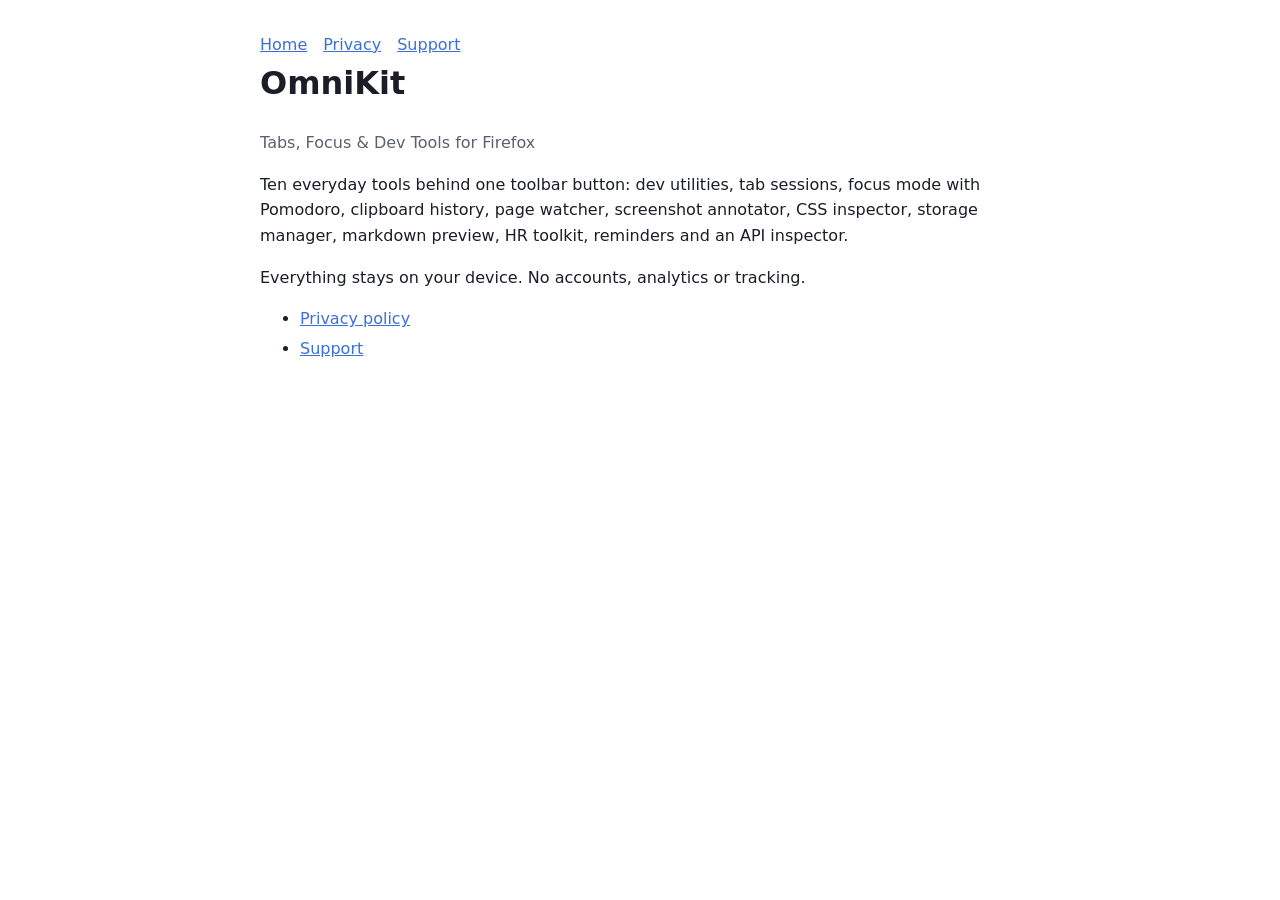
<file: docs/index.html>
<!doctype html>
<html lang="en"><head><meta charset="utf-8"><meta name="viewport" content="width=device-width,initial-scale=1"><title>OmniKit</title><style>
:root{--bg:#fff;--text:#1b1e26;--dim:#5b6070;--accent:#3b6fd9;--border:#e2e5ec}
@media(prefers-color-scheme:dark){:root{--bg:#15171d;--text:#e8eaf0;--dim:#9aa0b0;--accent:#7aa2ff;--border:#2a2e38}}
body{margin:0;background:var(--bg);color:var(--text);font:16px/1.6 system-ui,sans-serif}
main{max-width:760px;margin:0 auto;padding:32px 16px 64px}
a{color:var(--accent)}h1{margin-top:0}.dim{color:var(--dim)}
table{border-collapse:collapse;width:100%;font-size:14px}td,th{border:1px solid var(--border);padding:8px;text-align:left;vertical-align:top}
nav a{margin-right:16px}li{margin:4px 0}
</style></head><body><main><nav><a href="index.html">Home</a><a href="privacy.html">Privacy</a><a href="support.html">Support</a></nav><h1>OmniKit</h1>
<p class="dim">Tabs, Focus &amp; Dev Tools for Firefox</p>
<p>Ten everyday tools behind one toolbar button: dev utilities, tab sessions, focus mode with Pomodoro, clipboard history, page watcher, screenshot annotator, CSS inspector, storage manager, markdown preview, HR toolkit, reminders and an API inspector.</p>
<p>Everything stays on your device. No accounts, analytics or tracking.</p>
<ul><li><a href="privacy.html">Privacy policy</a></li><li><a href="support.html">Support</a></li></ul>
<!-- TODO: add the AMO install link once the add-on is listed --></main></body></html>
</file>
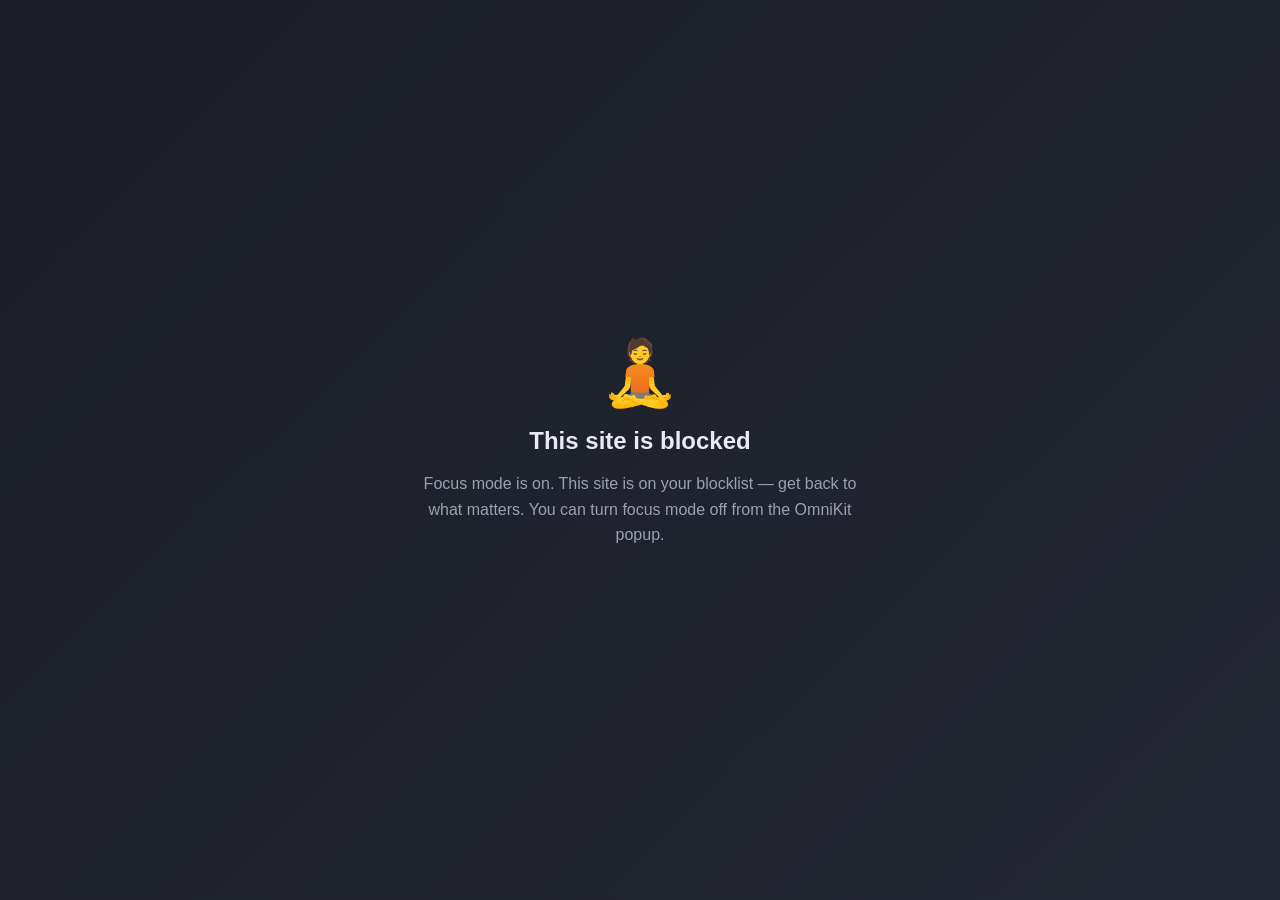
<file: blocked/blocked.html>
<!DOCTYPE html>
<html>
<head>
  <meta charset="utf-8" />
  <title>Blocked — Focus Mode</title>
  <style>
    body {
      margin: 0;
      min-height: 100vh;
      display: flex;
      align-items: center;
      justify-content: center;
      background: linear-gradient(135deg, #1b1e26, #232733);
      font-family: -apple-system, BlinkMacSystemFont, "Segoe UI", Roboto, sans-serif;
      color: #e8eaf0;
    }
    .card {
      text-align: center;
      padding: 48px;
      max-width: 440px;
    }
    .emoji { font-size: 64px; }
    h1 { margin: 16px 0 8px; font-size: 24px; }
    p { color: #9aa0b0; line-height: 1.6; }
  </style>
</head>
<body>
  <div class="card">
    <div class="emoji">🧘</div>
    <h1>This site is blocked</h1>
    <p>Focus mode is on. This site is on your blocklist — get back to what matters.
       You can turn focus mode off from the OmniKit popup.</p>
  </div>
</body>
</html>
</file>
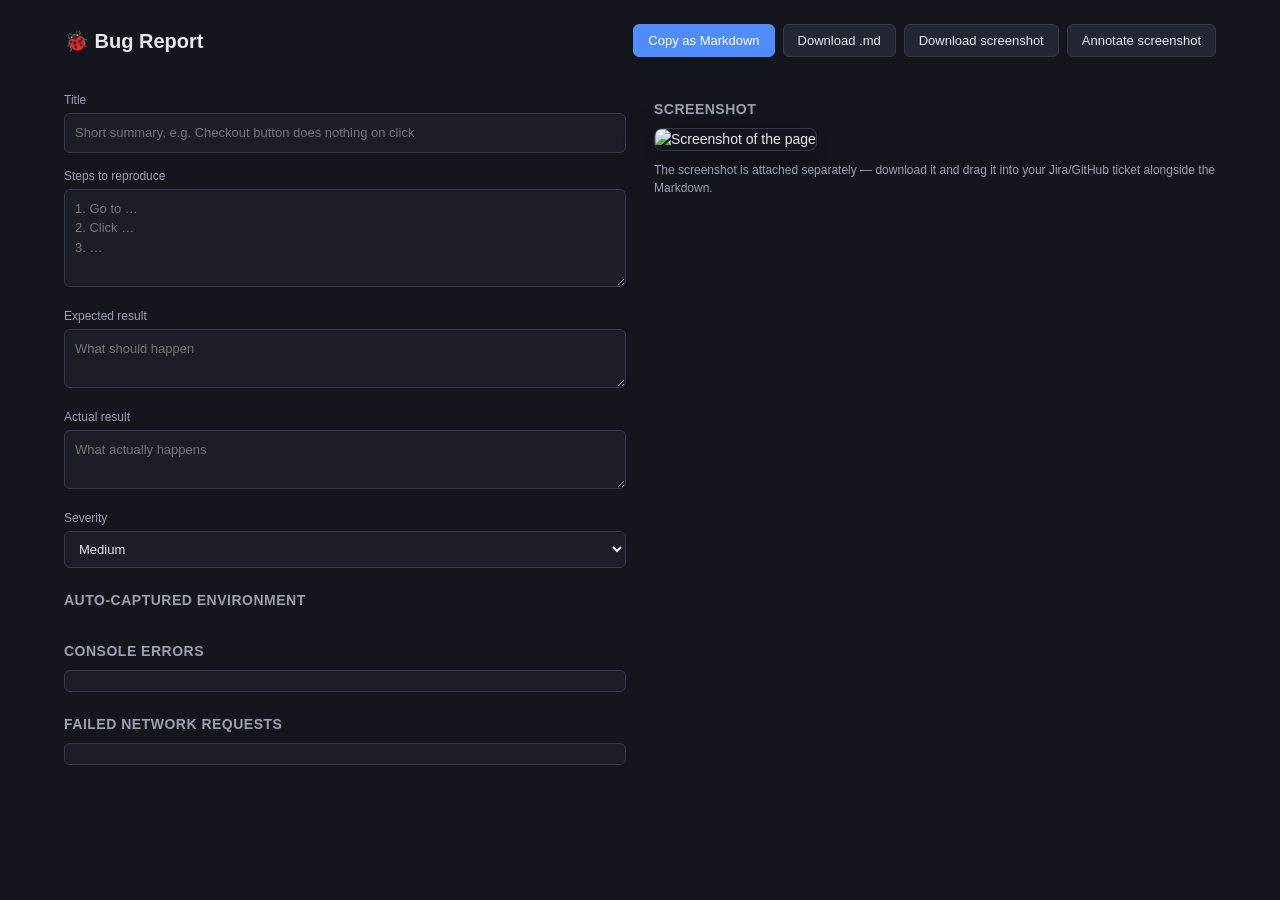
<file: bugreport/report.html>
<!DOCTYPE html>
<html>
<head>
  <meta charset="utf-8" />
  <title>OmniKit — Bug Report</title>
  <link rel="stylesheet" href="report.css" />
</head>
<body>
  <div class="wrap">
    <header>
      <h1>🐞 Bug Report</h1>
      <div class="actions">
        <button id="copyMd" class="btn primary">Copy as Markdown</button>
        <button id="downloadMd" class="btn">Download .md</button>
        <button id="downloadShot" class="btn">Download screenshot</button>
        <button id="annotateShot" class="btn">Annotate screenshot</button>
      </div>
    </header>

    <div class="cols">
      <div class="col">
        <label>Title</label>
        <input id="bugTitle" placeholder="Short summary, e.g. Checkout button does nothing on click" />

        <label>Steps to reproduce</label>
        <textarea id="bugSteps" rows="4" placeholder="1. Go to …&#10;2. Click …&#10;3. …"></textarea>

        <label>Expected result</label>
        <textarea id="bugExpected" rows="2" placeholder="What should happen"></textarea>

        <label>Actual result</label>
        <textarea id="bugActual" rows="2" placeholder="What actually happens"></textarea>

        <label>Severity</label>
        <select id="bugSeverity">
          <option>Low</option>
          <option selected>Medium</option>
          <option>High</option>
          <option>Critical</option>
        </select>

        <h2>Auto-captured environment</h2>
        <table class="env" id="envTable"></table>

        <h2>Console errors <span id="errCount" class="count"></span></h2>
        <div class="log" id="errLog"></div>

        <h2>Failed network requests <span id="netCount" class="count"></span></h2>
        <div class="log" id="netLog"></div>
      </div>

      <div class="col">
        <h2>Screenshot</h2>
        <img id="shot" alt="Screenshot of the page" />
        <p id="noShot" class="dim hidden">No screenshot available for this page.</p>
        <p class="dim">The screenshot is attached separately — download it and drag it into your Jira/GitHub ticket alongside the Markdown.</p>
      </div>
    </div>
  </div>
  <div id="toast"></div>
  <script src="report.js"></script>
</body>
</html>
</file>
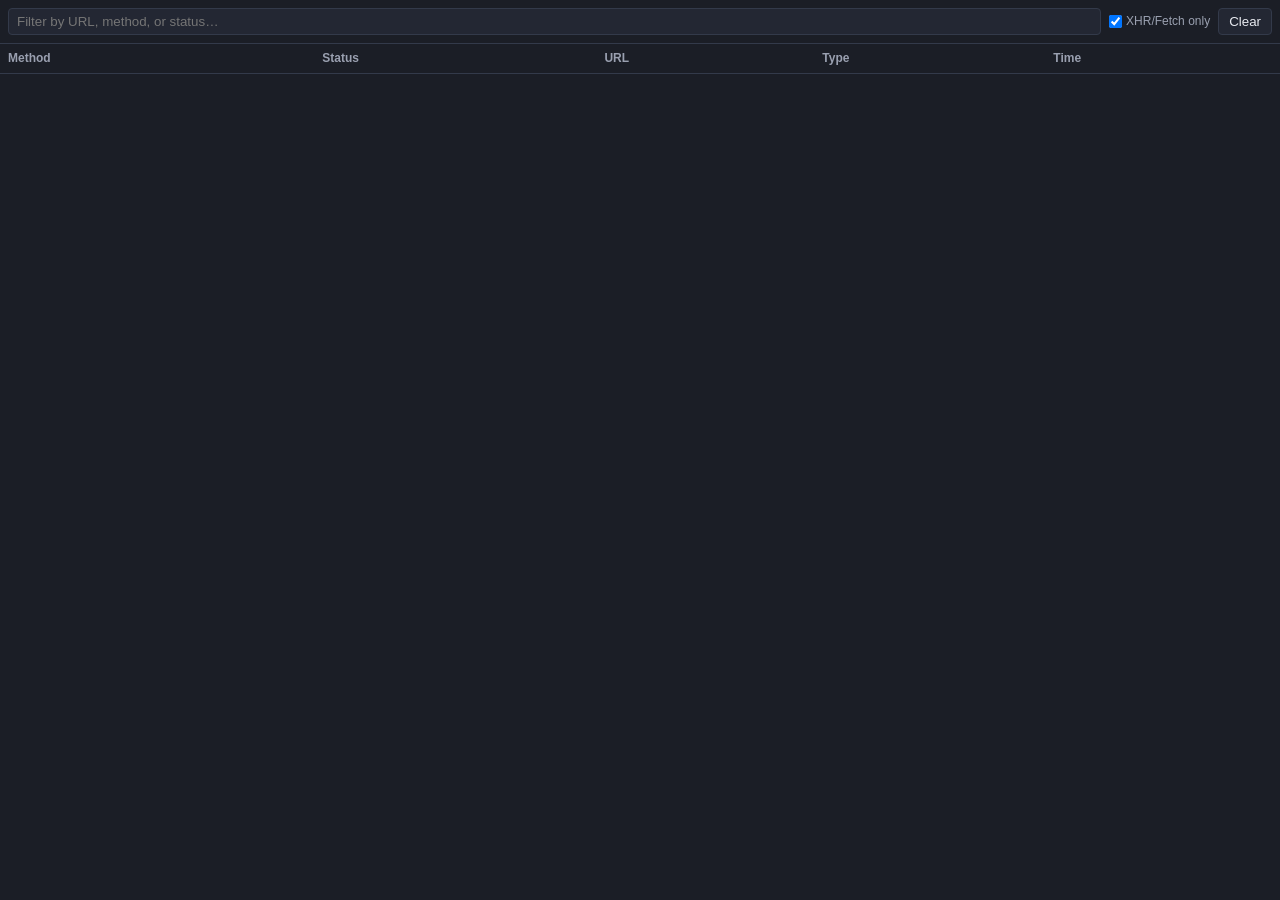
<file: devtools/panel.html>
<!DOCTYPE html>
<html>
<head>
  <meta charset="utf-8" />
  <link rel="stylesheet" href="panel.css" />
</head>
<body>
  <div class="toolbar">
    <input id="filter" placeholder="Filter by URL, method, or status…" />
    <label class="check"><input type="checkbox" id="xhrOnly" checked /> XHR/Fetch only</label>
    <button id="clear" class="btn">Clear</button>
  </div>
  <div class="split">
    <div class="table-wrap">
      <table>
        <thead>
          <tr><th>Method</th><th>Status</th><th class="url">URL</th><th>Type</th><th>Time</th></tr>
        </thead>
        <tbody id="rows"></tbody>
      </table>
    </div>
    <div id="detail" class="detail hidden">
      <div class="detail-bar">
        <button id="copyCurl" class="btn">Copy as cURL</button>
        <button id="copyFetch" class="btn">Copy as fetch</button>
        <button id="replay" class="btn">Replay in page</button>
        <button id="closeDetail" class="btn">✕</button>
      </div>
      <pre id="detailBody"></pre>
    </div>
  </div>
  <script src="panel.js"></script>
</body>
</html>
</file>
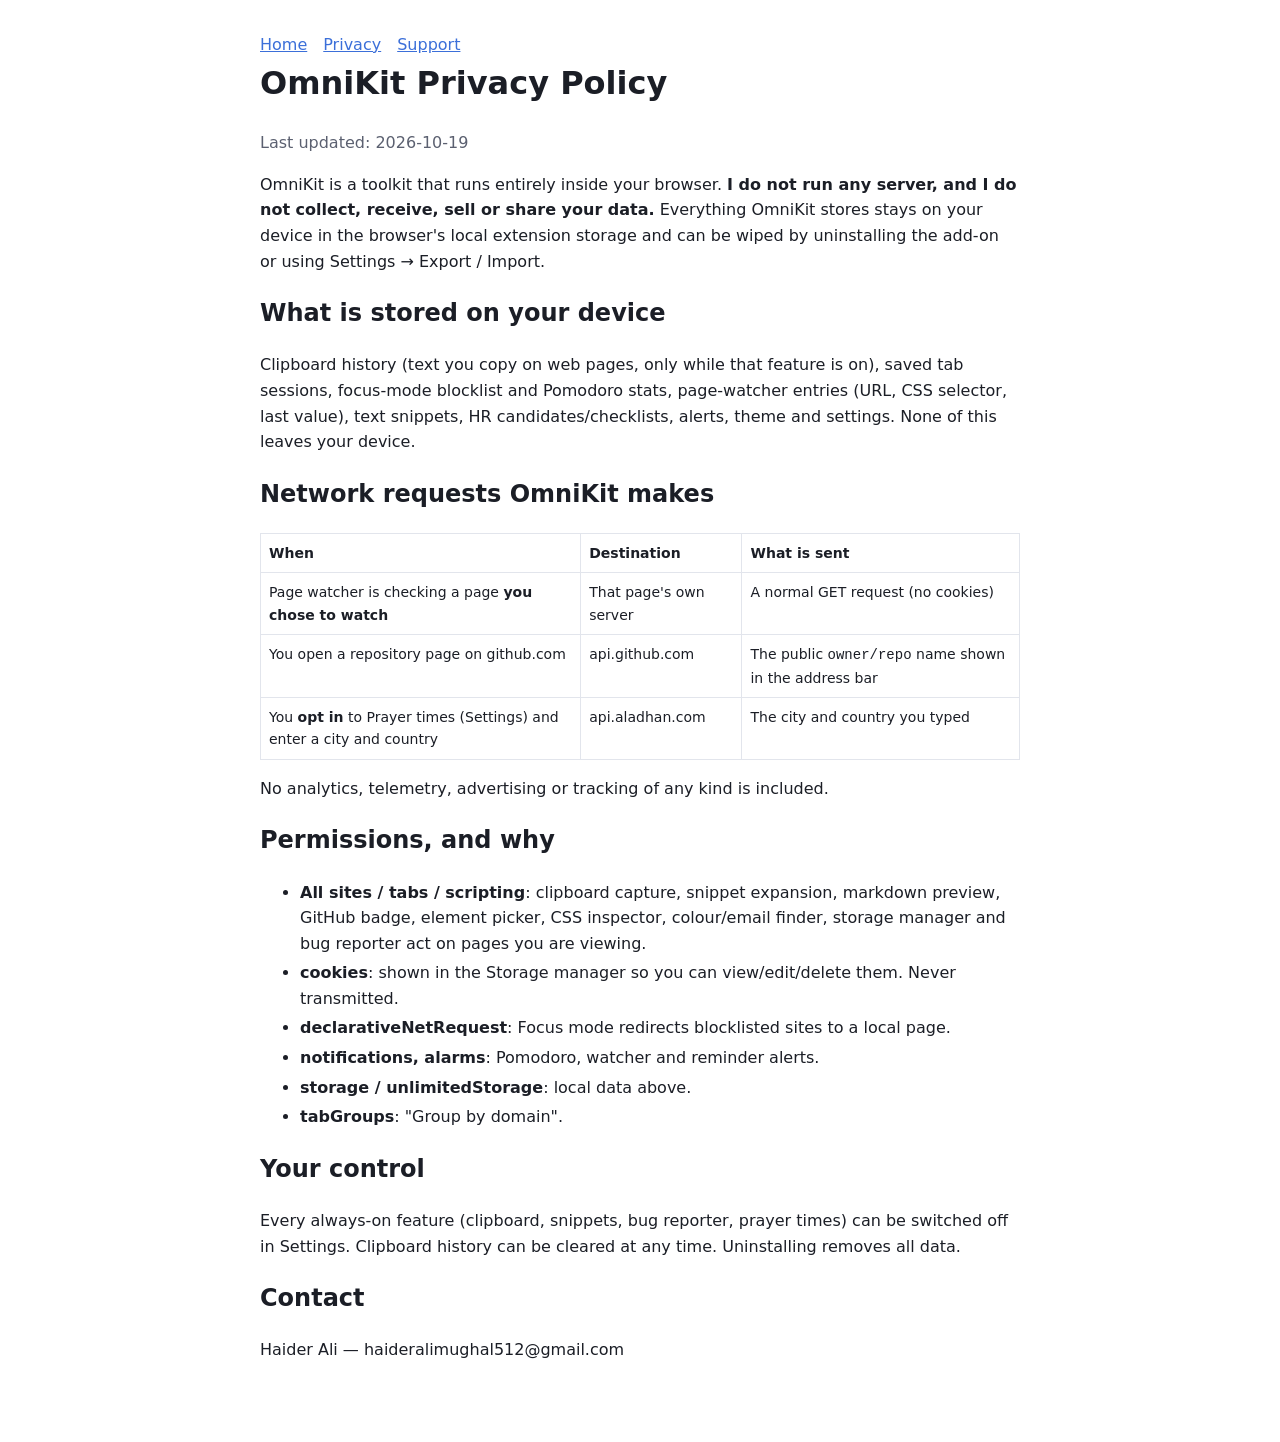
<file: docs/privacy.html>
<!doctype html>
<html lang="en"><head><meta charset="utf-8"><meta name="viewport" content="width=device-width,initial-scale=1"><title>OmniKit Privacy Policy</title><style>
:root{--bg:#fff;--text:#1b1e26;--dim:#5b6070;--accent:#3b6fd9;--border:#e2e5ec}
@media(prefers-color-scheme:dark){:root{--bg:#15171d;--text:#e8eaf0;--dim:#9aa0b0;--accent:#7aa2ff;--border:#2a2e38}}
body{margin:0;background:var(--bg);color:var(--text);font:16px/1.6 system-ui,sans-serif}
main{max-width:760px;margin:0 auto;padding:32px 16px 64px}
a{color:var(--accent)}h1{margin-top:0}.dim{color:var(--dim)}
table{border-collapse:collapse;width:100%;font-size:14px}td,th{border:1px solid var(--border);padding:8px;text-align:left;vertical-align:top}
nav a{margin-right:16px}li{margin:4px 0}
</style></head><body><main><nav><a href="index.html">Home</a><a href="privacy.html">Privacy</a><a href="support.html">Support</a></nav><h1>OmniKit Privacy Policy</h1>
<p><span class="dim">Last updated: 2026-10-19</span></p>
<p>OmniKit is a toolkit that runs entirely inside your browser. <strong>I do not run any server, and I do not collect, receive, sell or share your data.</strong> Everything OmniKit stores stays on your device in the browser's local extension storage and can be wiped by uninstalling the add-on or using Settings → Export / Import.</p>
<h2>What is stored on your device</h2>
<p>Clipboard history (text you copy on web pages, only while that feature is on), saved tab sessions, focus-mode blocklist and Pomodoro stats, page-watcher entries (URL, CSS selector, last value), text snippets, HR candidates/checklists, alerts, theme and settings. None of this leaves your device.</p>
<h2>Network requests OmniKit makes</h2>
<table><tr><th>When</th><th>Destination</th><th>What is sent</th></tr><tr><td>Page watcher is checking a page <strong>you chose to watch</strong></td><td>That page's own server</td><td>A normal GET request (no cookies)</td></tr><tr><td>You open a repository page on github.com</td><td>api.github.com</td><td>The public <code>owner/repo</code> name shown in the address bar</td></tr><tr><td>You <strong>opt in</strong> to Prayer times (Settings) and enter a city and country</td><td>api.aladhan.com</td><td>The city and country you typed</td></tr></table>
<p>No analytics, telemetry, advertising or tracking of any kind is included.</p>
<h2>Permissions, and why</h2>
<ul>
<li><strong>All sites / tabs / scripting</strong>: clipboard capture, snippet expansion, markdown preview, GitHub badge, element picker, CSS inspector, colour/email finder, storage manager and bug reporter act on pages you are viewing.</li>
<li><strong>cookies</strong>: shown in the Storage manager so you can view/edit/delete them. Never transmitted.</li>
<li><strong>declarativeNetRequest</strong>: Focus mode redirects blocklisted sites to a local page.</li>
<li><strong>notifications, alarms</strong>: Pomodoro, watcher and reminder alerts.</li>
<li><strong>storage / unlimitedStorage</strong>: local data above.</li>
<li><strong>tabGroups</strong>: "Group by domain".</li>
</ul>
<h2>Your control</h2>
<p>Every always-on feature (clipboard, snippets, bug reporter, prayer times) can be switched off in Settings. Clipboard history can be cleared at any time. Uninstalling removes all data.</p>
<h2>Contact</h2>
<p>Haider Ali — haideralimughal512@gmail.com</p></main></body></html>
</file>
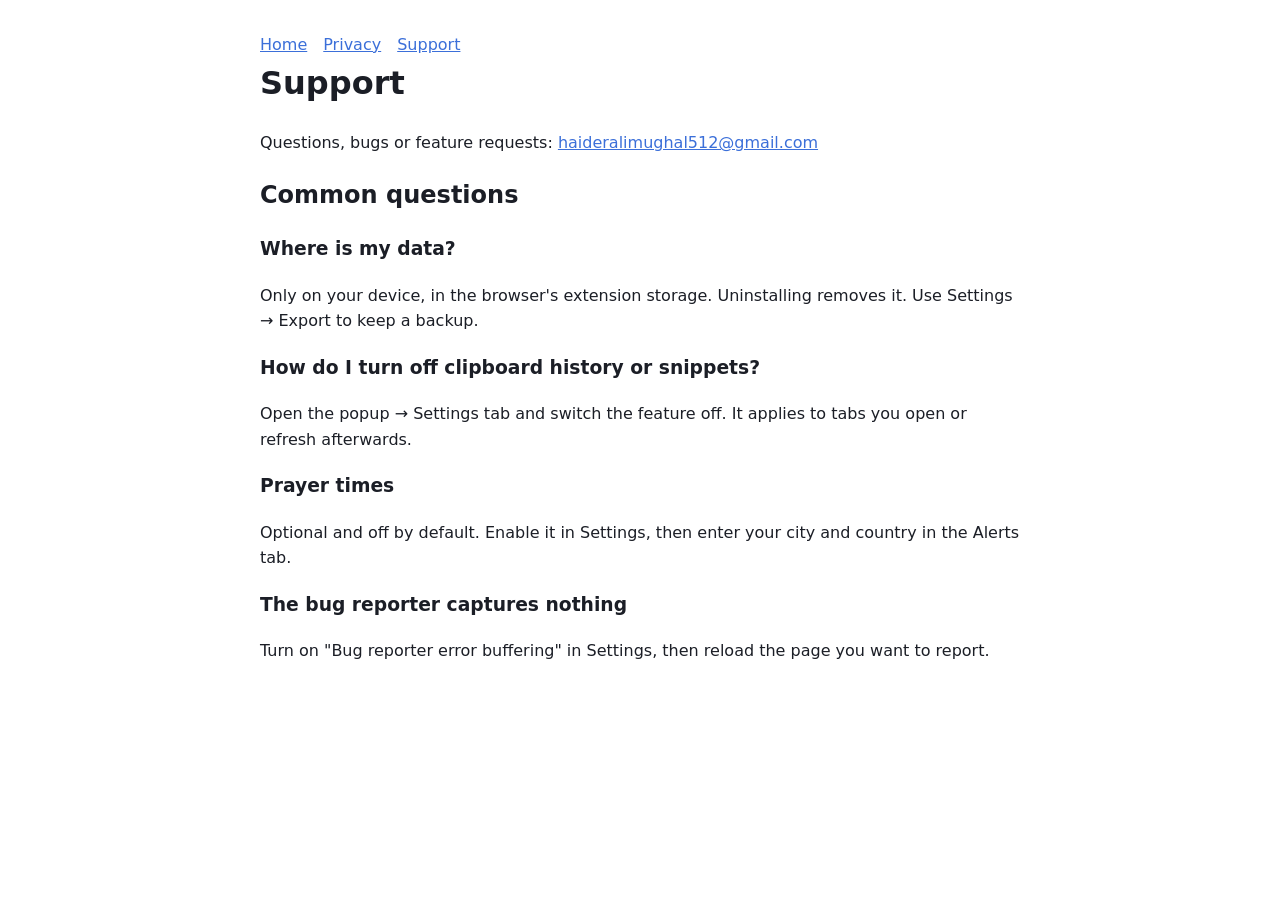
<file: docs/support.html>
<!doctype html>
<html lang="en"><head><meta charset="utf-8"><meta name="viewport" content="width=device-width,initial-scale=1"><title>OmniKit Support</title><style>
:root{--bg:#fff;--text:#1b1e26;--dim:#5b6070;--accent:#3b6fd9;--border:#e2e5ec}
@media(prefers-color-scheme:dark){:root{--bg:#15171d;--text:#e8eaf0;--dim:#9aa0b0;--accent:#7aa2ff;--border:#2a2e38}}
body{margin:0;background:var(--bg);color:var(--text);font:16px/1.6 system-ui,sans-serif}
main{max-width:760px;margin:0 auto;padding:32px 16px 64px}
a{color:var(--accent)}h1{margin-top:0}.dim{color:var(--dim)}
table{border-collapse:collapse;width:100%;font-size:14px}td,th{border:1px solid var(--border);padding:8px;text-align:left;vertical-align:top}
nav a{margin-right:16px}li{margin:4px 0}
</style></head><body><main><nav><a href="index.html">Home</a><a href="privacy.html">Privacy</a><a href="support.html">Support</a></nav><h1>Support</h1>
<p>Questions, bugs or feature requests: <a href="mailto:haideralimughal512@gmail.com">haideralimughal512@gmail.com</a></p>
<h2>Common questions</h2>
<h3>Where is my data?</h3><p>Only on your device, in the browser's extension storage. Uninstalling removes it. Use Settings → Export to keep a backup.</p>
<h3>How do I turn off clipboard history or snippets?</h3><p>Open the popup → Settings tab and switch the feature off. It applies to tabs you open or refresh afterwards.</p>
<h3>Prayer times</h3><p>Optional and off by default. Enable it in Settings, then enter your city and country in the Alerts tab.</p>
<h3>The bug reporter captures nothing</h3><p>Turn on "Bug reporter error buffering" in Settings, then reload the page you want to report.</p></main></body></html>
</file>
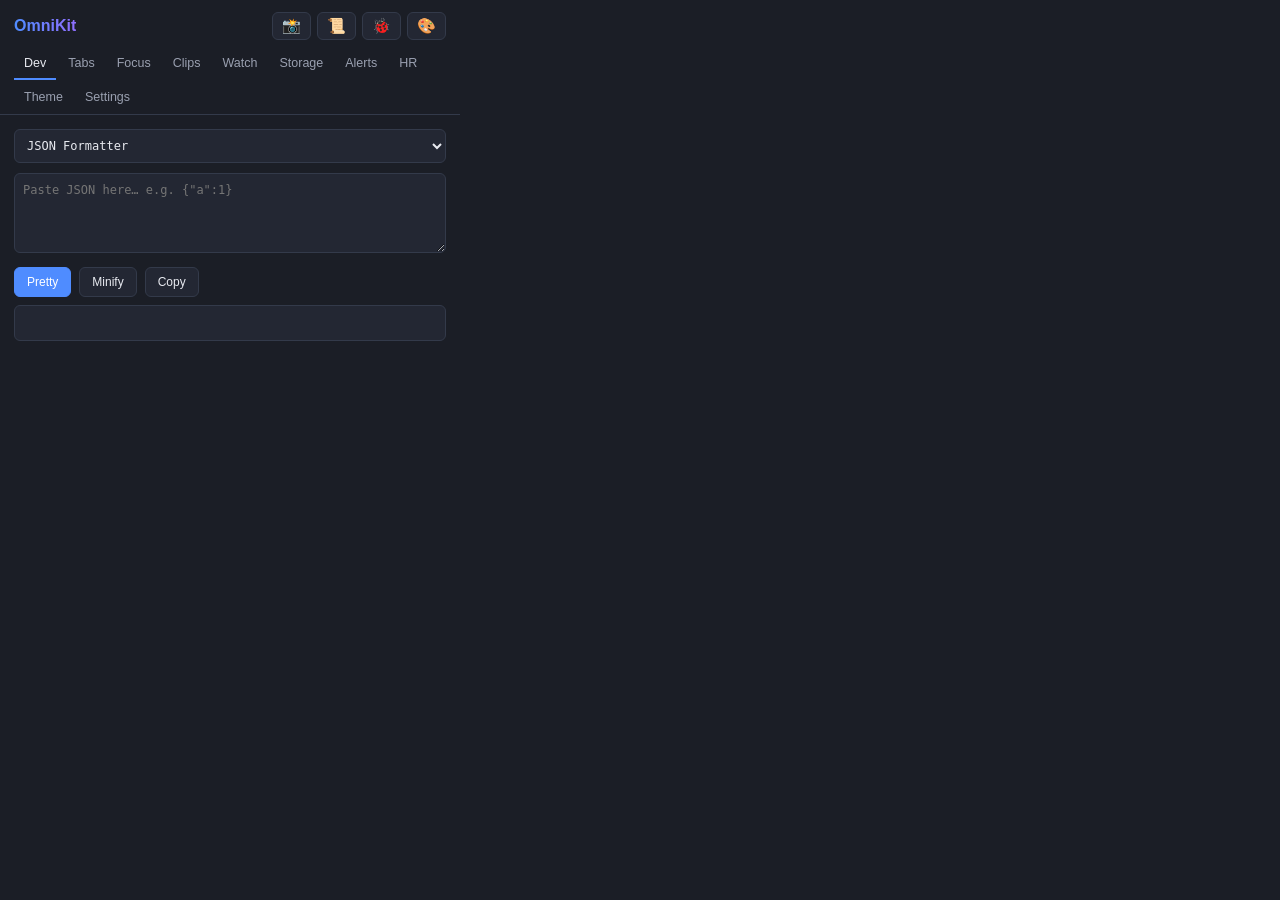
<file: popup/popup.html>
<!DOCTYPE html>
<html>
<head>
  <meta charset="utf-8" />
  <link rel="stylesheet" href="popup.css" />
</head>
<body>
  <header>
    <div class="header-row">
      <h1>OmniKit</h1>
      <div class="toolbar">
        <button id="captureBtn" class="icon-btn" title="Capture visible area & annotate">📸</button>
        <button id="captureFullBtn" class="icon-btn" title="Capture FULL page (scrolls through everything) & annotate">📜</button>
        <button id="bugBtn" class="icon-btn" title="Generate bug report: screenshot + environment + console errors + failed requests">🐞</button>
        <button id="peeperBtn" class="icon-btn" title="CSS Peeper: inspect element styles on this page">🎨</button>
      </div>
    </div>
    <nav id="tabs">
      <button class="tab active" data-panel="dev">Dev</button>
      <button class="tab" data-panel="tabs">Tabs</button>
      <button class="tab" data-panel="focus">Focus</button>
      <button class="tab" data-panel="clips">Clips</button>
      <button class="tab" data-panel="watch">Watch</button>
      <button class="tab" data-panel="storage">Storage</button>
      <button class="tab" data-panel="alerts">Alerts</button>
      <button class="tab" data-panel="hr">HR</button>
      <button class="tab" data-panel="theme">Theme</button>
      <button class="tab" data-panel="settings">Settings</button>
    </nav>
  </header>

  <!-- ============ DEV TOOLS ============ -->
  <section id="panel-dev" class="panel active">
    <div class="tool-select">
      <select id="devTool">
        <option value="json">JSON Formatter</option>
        <option value="jwt">JWT Decoder</option>
        <option value="base64">Base64 Encode / Decode</option>
        <option value="url">URL Encode / Decode</option>
        <option value="uuid">UUID Generator</option>
        <option value="timestamp">Timestamp Converter</option>
        <option value="color">Color Converter</option>
        <option value="palette">Page Color Palette</option>
        <option value="emails">Email Finder</option>
      </select>
    </div>

    <div class="tool" id="tool-json">
      <textarea id="jsonInput" placeholder='Paste JSON here… e.g. {"a":1}'></textarea>
      <div class="row">
        <button id="jsonPretty" class="btn primary">Pretty</button>
        <button id="jsonMinify" class="btn">Minify</button>
        <button id="jsonCopy" class="btn">Copy</button>
      </div>
      <pre id="jsonOutput" class="output"></pre>
    </div>

    <div class="tool hidden" id="tool-jwt">
      <textarea id="jwtInput" placeholder="Paste a JWT token…"></textarea>
      <div class="row"><button id="jwtDecode" class="btn primary">Decode</button></div>
      <pre id="jwtOutput" class="output"></pre>
    </div>

    <div class="tool hidden" id="tool-base64">
      <textarea id="b64Input" placeholder="Text or Base64…"></textarea>
      <div class="row">
        <button id="b64Encode" class="btn primary">Encode</button>
        <button id="b64Decode" class="btn">Decode</button>
        <button id="b64Copy" class="btn">Copy</button>
      </div>
      <pre id="b64Output" class="output"></pre>
    </div>

    <div class="tool hidden" id="tool-url">
      <textarea id="urlInput" placeholder="Text or URL-encoded string…"></textarea>
      <div class="row">
        <button id="urlEncode" class="btn primary">Encode</button>
        <button id="urlDecode" class="btn">Decode</button>
        <button id="urlCopy" class="btn">Copy</button>
      </div>
      <pre id="urlOutput" class="output"></pre>
    </div>

    <div class="tool hidden" id="tool-uuid">
      <div class="row">
        <button id="uuidGen" class="btn primary">Generate UUID v4</button>
        <button id="uuidCopy" class="btn">Copy</button>
      </div>
      <pre id="uuidOutput" class="output"></pre>
    </div>

    <div class="tool hidden" id="tool-timestamp">
      <div class="row"><button id="tsNow" class="btn primary">Now</button></div>
      <input id="tsInput" placeholder="Epoch (s or ms) or date string…" />
      <div class="row"><button id="tsConvert" class="btn">Convert</button></div>
      <pre id="tsOutput" class="output"></pre>
    </div>

    <div class="tool hidden" id="tool-color">
      <div class="row">
        <input type="color" id="colorPicker" value="#4f8cff" />
        <input id="colorInput" placeholder="#hex, rgb(...), or hsl(...)" />
        <button id="colorConvert" class="btn primary">Convert</button>
      </div>
      <pre id="colorOutput" class="output"></pre>
    </div>

    <div class="tool hidden" id="tool-palette">
      <div class="row"><button id="paletteExtract" class="btn primary">Extract colors from this page</button></div>
      <div id="paletteSwatches" class="swatches"></div>
      <p class="dim">Click a swatch to copy its hex value.</p>
    </div>

    <div class="tool hidden" id="tool-emails">
      <div class="row">
        <button id="emailExtract" class="btn primary">🔍 Find emails on this page</button>
      </div>
      <p class="dim">Scans this page's visible text and mailto links only — one page at a time,
        no scrolling or auto-navigation. Respect each site's terms and applicable privacy law
        (GDPR/CAN-SPAM) before using addresses for outreach.</p>
      <div class="row">
        <button id="emailCopyAll" class="btn">Copy all</button>
        <button id="emailExportCsv" class="btn">Export CSV</button>
      </div>
      <ul id="emailList" class="list"></ul>
    </div>
  </section>

  <!-- ============ TABS ============ -->
  <section id="panel-tabs" class="panel">
    <div class="stat-row">
      <div class="stat"><span id="tabCount">0</span><label>tabs open</label></div>
      <div class="stat"><span id="dupCount">0</span><label>duplicates</label></div>
    </div>
    <div class="row">
      <button id="closeDups" class="btn">Close duplicates</button>
      <button id="groupByDomain" class="btn">Group by domain</button>
    </div>
    <hr />
    <div class="row">
      <input id="sessionName" placeholder="Session name…" />
      <button id="saveSession" class="btn primary">Save session</button>
    </div>
    <ul id="sessionList" class="list"></ul>
  </section>

  <!-- ============ FOCUS ============ -->
  <section id="panel-focus" class="panel">
    <div class="focus-status">
      <div id="pomodoroTimer" class="timer hidden">
        <span id="timerPhase"></span>
        <span id="timerRemaining">--:--</span>
      </div>
      <div class="row">
        <label class="switch-label">
          <input type="checkbox" id="focusToggle" />
          Focus mode (block sites)
        </label>
      </div>
      <div class="row">
        <input id="focusMin" type="number" min="1" max="120" value="25" title="Focus minutes" />
        <span class="dim">min focus /</span>
        <input id="breakMin" type="number" min="1" max="60" value="5" title="Break minutes" />
        <span class="dim">min break</span>
      </div>
      <div class="row">
        <button id="pomodoroStart" class="btn primary">Start Pomodoro</button>
        <button id="pomodoroStop" class="btn hidden">Stop</button>
      </div>
      <p class="dim" id="todayStats"></p>
    </div>
    <hr />
    <div class="row">
      <input id="blockInput" placeholder="Add domain, e.g. youtube.com" />
      <button id="blockAdd" class="btn">Add</button>
    </div>
    <ul id="blockList" class="list"></ul>
  </section>

  <!-- ============ CLIPS ============ -->
  <section id="panel-clips" class="panel">
    <div class="row">
      <input id="clipSearch" placeholder="Search clipboard history…" />
      <button id="clipClear" class="btn danger">Clear</button>
    </div>
    <p class="dim">Everything you copy on web pages is saved here automatically.</p>
    <ul id="clipList" class="list"></ul>
  </section>

  <!-- ============ WATCH ============ -->
  <section id="panel-watch" class="panel">
    <div class="row">
      <button id="watchPick" class="btn primary">🎯 Pick element on this page</button>
      <button id="watchCheckAll" class="btn">Check all now</button>
    </div>
    <div class="row">
      <span class="dim">Check every</span>
      <input id="watchIntervalMin" type="number" min="1" max="1440" value="30" title="Minutes between automatic checks" />
      <span class="dim">minutes</span>
    </div>
    <p class="dim">Watch a price, stock status, or any text — you'll get a notification when it changes.</p>
    <ul id="watchList" class="list"></ul>
  </section>

  <!-- ============ STORAGE ============ -->
  <section id="panel-storage" class="panel">
    <nav class="subtabs">
      <button class="subtab active" data-store="cookies">Cookies</button>
      <button class="subtab" data-store="local">localStorage</button>
      <button class="subtab" data-store="session">sessionStorage</button>
    </nav>
    <p class="dim" id="storageScope"></p>
    <div class="row">
      <input id="storeKey" placeholder="name / key" />
    </div>
    <div class="row">
      <input id="storeValue" placeholder="value" />
      <button id="storeSave" class="btn primary">Save</button>
    </div>
    <div class="row">
      <button id="storeExport" class="btn">Export JSON</button>
      <button id="storeImport" class="btn">Import JSON</button>
      <input type="file" id="storeImportFile" accept=".json" class="hidden" />
    </div>
    <ul id="storeList" class="list"></ul>
  </section>

  <!-- ============ ALERTS ============ -->
  <section id="panel-alerts" class="panel">
    <div id="namazBlock" hidden>
    <div class="row">
      <label class="switch-label"><input type="checkbox" id="namazToggle" /> 🕌 Namaz alerts</label>
    </div>
    <div class="row">
      <input id="namazCity" placeholder="Your city" />
      <input id="namazCountry" placeholder="Your country" />
    </div>
    <div id="namazTimes" class="namaz-times"></div>
    <p class="dim" id="namazStatus"></p>
    <hr />
    </div>
    <div class="row">
      <label class="switch-label"><input type="checkbox" id="waterToggle" /> 💧 Water reminder every</label>
      <input id="waterMin" type="number" min="5" max="480" value="60" />
      <span class="dim">min</span>
    </div>
    <div class="row">
      <label class="switch-label"><input type="checkbox" id="eyeToggle" /> 👀 Eye break (20·20·20) every</label>
      <input id="eyeMin" type="number" min="5" max="120" value="20" />
      <span class="dim">min</span>
    </div>
    <hr />
    <p class="dim">Meeting &amp; custom alerts — one-time or daily:</p>
    <div class="row">
      <input id="alertLabel" placeholder="Label, e.g. Standup meeting" />
    </div>
    <div class="row">
      <input id="alertTime" type="time" />
      <label class="switch-label"><input type="checkbox" id="alertDaily" /> repeat daily</label>
      <button id="alertAdd" class="btn primary">Add</button>
    </div>
    <ul id="alertList" class="list"></ul>
  </section>

  <!-- ============ HR ============ -->
  <section id="panel-hr" class="panel">
    <nav class="subtabs">
      <button class="subtab active" data-hr="snippets">Snippets</button>
      <button class="subtab" data-hr="candidates">Candidates</button>
      <button class="subtab" data-hr="checklists">Checklists</button>
    </nav>

    <div id="hr-snippets">
      <p class="dim">Type the shortcut (e.g. <b>;reject</b>) in any text field on any website to expand it.
        Use <b>{name}</b>-style placeholders — you'll be asked to fill them on expansion.</p>
      <div class="row">
        <input id="snShortcut" placeholder=";shortcut" />
        <input id="snTitle" placeholder="Title, e.g. Rejection email" />
      </div>
      <textarea id="snBody" placeholder="Dear {name},&#10;&#10;Thank you for applying for the {role} position…"></textarea>
      <div class="row">
        <button id="snSave" class="btn primary">Save snippet</button>
        <button id="snCancel" class="btn hidden">Cancel edit</button>
      </div>
      <ul id="snList" class="list"></ul>
    </div>

    <div id="hr-candidates" class="hidden">
      <p class="dim">Saves the current page (e.g. a LinkedIn profile) as a candidate. Text selected on the page becomes the note.</p>
      <div class="row"><input id="cdName" placeholder="Candidate name (auto from page title if empty)" /></div>
      <div class="row"><input id="cdNote" placeholder="Note (optional)" /></div>
      <div class="row">
        <button id="cdAdd" class="btn primary">➕ Save current page</button>
        <button id="cdExport" class="btn">Export CSV</button>
      </div>
      <ul id="cdList" class="list"></ul>
    </div>

    <div id="hr-checklists" class="hidden">
      <p class="dim">Create a reusable template, then start one per person/task and tick items off.</p>
      <div class="row"><input id="clName" placeholder="Template name, e.g. New hire onboarding" /></div>
      <textarea id="clItems" placeholder="One item per line:&#10;Create email account&#10;Add to Slack&#10;Payroll form&#10;Order laptop"></textarea>
      <div class="row"><button id="clSaveTpl" class="btn primary">Save template</button></div>
      <ul id="clTplList" class="list"></ul>
      <hr />
      <div id="clActive"></div>
    </div>
  </section>

  <!-- ============ THEME ============ -->
  <section id="panel-theme" class="panel">
    <h2 class="section-title">Theme</h2>
    <p class="dim">Pick a built-in theme, or choose Custom to set your own colors.</p>
    <div class="theme-options" id="themeOptions">
      <button class="theme-swatch" data-theme="dark">
        <span class="theme-preview" style="background:#1b1e26"><span style="background:#4f8cff"></span></span>
        Dark
      </button>
      <button class="theme-swatch" data-theme="light">
        <span class="theme-preview" style="background:#f5f6f8"><span style="background:#3d6fe0"></span></span>
        Light
      </button>
      <button class="theme-swatch" data-theme="midnight">
        <span class="theme-preview" style="background:#0d1117"><span style="background:#7c5cff"></span></span>
        Midnight
      </button>
      <button class="theme-swatch" data-theme="custom">
        <span class="theme-preview theme-preview-custom">🎨</span>
        Custom
      </button>
    </div>

    <div id="themeCustom" class="hidden">
      <hr />
      <p class="dim">Custom colors — preview updates live.</p>
      <div class="theme-grid">
        <label>Background <input type="color" id="themeBg" /></label>
        <label>Panel / cards <input type="color" id="themePanel" /></label>
        <label>Text <input type="color" id="themeText" /></label>
        <label>Dim text <input type="color" id="themeDim" /></label>
        <label>Accent <input type="color" id="themeAccent" /></label>
        <label>Border <input type="color" id="themeBorder" /></label>
        <label>Danger <input type="color" id="themeDanger" /></label>
      </div>
    </div>
  </section>

  <!-- ============ SETTINGS ============ -->
  <section id="panel-settings" class="panel">
    <h2 class="section-title">Always-on features</h2>
    <p class="dim">These run on every page you visit. Switch off any you don't use —
      takes effect on tabs opened or refreshed after you toggle it.</p>
    <div class="row">
      <label class="switch-label"><input type="checkbox" id="toggleClipboard" /> 📋 Clipboard history capture</label>
    </div>
    <div class="row">
      <label class="switch-label"><input type="checkbox" id="toggleSnippets" /> 👔 Snippet expansion (;shortcut)</label>
    </div>
    <div class="row">
      <label class="switch-label"><input type="checkbox" id="togglePrayer" /> 🕌 Prayer times (optional — sends your city &amp; country to api.aladhan.com)</label>
    </div>
    <div class="row">
      <label class="switch-label"><input type="checkbox" id="toggleReporter" /> 🐞 Bug reporter error buffering</label>
    </div>
    <p class="warn">Off by default: it patches console.error site-wide to capture it for bug
      reports, and Chrome then attributes ANY site's console.error calls to OmniKit's own
      "Errors" entry on chrome://extensions — including errors that have nothing to do with
      OmniKit. Turn it on right before you need to file a bug report, not as a background habit.</p>

    <hr />

    <h2 class="section-title">Backup &amp; restore</h2>
    <p class="dim">Export everything OmniKit has stored (sessions, clips, watches, snippets,
      candidates, checklists, alerts, settings) as one JSON file, then import it in OmniKit
      on another browser/machine to carry your data over.</p>
    <div class="row">
      <button id="dataExport" class="btn primary">⬇ Export all data</button>
      <button id="dataImportBtn" class="btn">⬆ Import data…</button>
      <input type="file" id="dataImportFile" accept=".json" class="hidden" />
    </div>
    <p class="warn">Importing <b>replaces</b> all current OmniKit data on this device with the
      file's contents. This can't be undone.</p>
  </section>

  <script src="popup.js"></script>
  <script src="clips.js"></script>
  <script src="watch.js"></script>
  <script src="storagepanel.js"></script>
  <script src="alerts.js"></script>
  <script src="hr.js"></script>
  <script src="theme.js"></script>
  <script src="settings.js"></script>
</body>
</html>
</file>
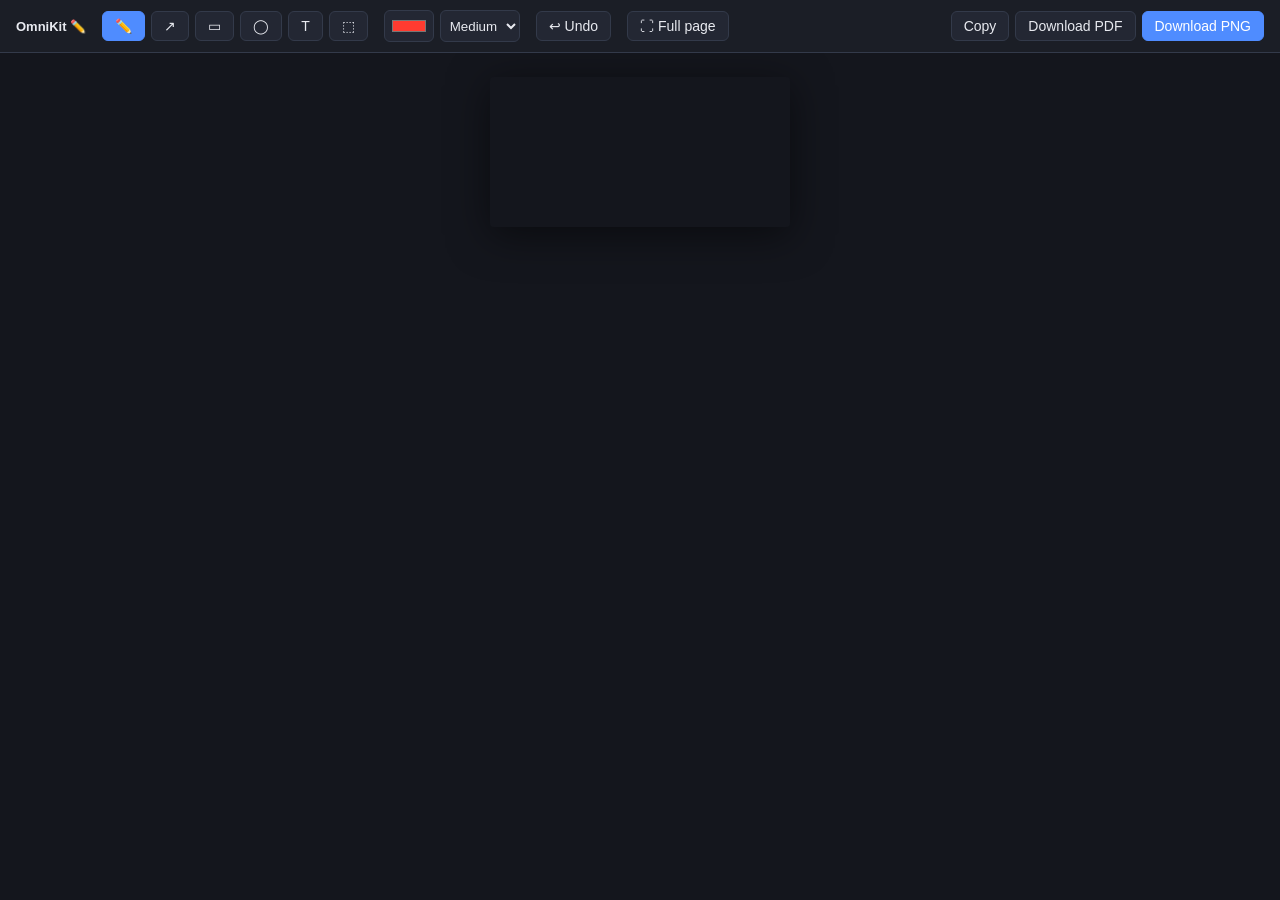
<file: screenshot/annotate.html>
<!DOCTYPE html>
<html>
<head>
  <meta charset="utf-8" />
  <title>OmniKit — Annotate Screenshot</title>
  <link rel="stylesheet" href="annotate.css" />
</head>
<body>
  <div class="toolbar">
    <span class="logo">OmniKit ✏️</span>
    <div class="group" id="tools">
      <button class="tool active" data-tool="pen" title="Pen">✏️</button>
      <button class="tool" data-tool="arrow" title="Arrow">↗</button>
      <button class="tool" data-tool="rect" title="Rectangle">▭</button>
      <button class="tool" data-tool="ellipse" title="Ellipse">◯</button>
      <button class="tool" data-tool="text" title="Text">T</button>
      <button class="tool" data-tool="crop" title="Crop">⬚</button>
    </div>
    <div class="group">
      <input type="color" id="color" value="#ff3b30" title="Color" />
      <select id="size" title="Line width">
        <option value="2">Thin</option>
        <option value="4" selected>Medium</option>
        <option value="8">Thick</option>
      </select>
    </div>
    <div class="group">
      <button id="undo" class="btn" title="Undo">↩ Undo</button>
      <button id="applyCrop" class="btn hidden">✓ Apply crop</button>
    </div>
    <div class="group">
      <button id="fullPage" class="btn" title="Re-capture the whole page by scrolling and stitching">⛶ Full page</button>
    </div>
    <div class="group right">
      <button id="copy" class="btn">Copy</button>
      <button id="downloadPdf" class="btn">Download PDF</button>
      <button id="download" class="btn primary">Download PNG</button>
    </div>
  </div>
  <div class="stage">
    <canvas id="canvas"></canvas>
    <input id="textInput" class="hidden" placeholder="Type, then press Enter" />
  </div>
  <script src="annotate.js"></script>
</body>
</html>
</file>
<file: bugreport/report.css>
* { box-sizing: border-box; margin: 0; padding: 0; }

body {
  background: #14161d;
  color: #e8eaf0;
  font: 14px/1.5 -apple-system, BlinkMacSystemFont, "Segoe UI", Roboto, sans-serif;
}

.wrap { max-width: 1200px; margin: 0 auto; padding: 24px; }

header {
  display: flex;
  align-items: center;
  justify-content: space-between;
  gap: 16px;
  flex-wrap: wrap;
  margin-bottom: 20px;
}

h1 { font-size: 20px; }

h2 { font-size: 14px; margin: 22px 0 8px; color: #9aa0b0; text-transform: uppercase; letter-spacing: .5px; }

.actions { display: flex; gap: 8px; flex-wrap: wrap; }

.btn {
  background: #232733;
  border: 1px solid #333a4a;
  color: #e8eaf0;
  border-radius: 6px;
  padding: 8px 14px;
  cursor: pointer;
  font-size: 13px;
}

.btn:hover { border-color: #4f8cff; }
.btn.primary { background: #4f8cff; border-color: #4f8cff; color: #fff; }

.cols { display: grid; grid-template-columns: 1fr 1fr; gap: 28px; }
@media (max-width: 900px) { .cols { grid-template-columns: 1fr; } }

label { display: block; margin: 14px 0 4px; color: #9aa0b0; font-size: 12px; }

input, textarea, select {
  width: 100%;
  background: #1b1e26;
  border: 1px solid #333a4a;
  border-radius: 6px;
  color: #e8eaf0;
  padding: 9px 10px;
  font: 13px/1.5 -apple-system, sans-serif;
  resize: vertical;
}

input:focus, textarea:focus { outline: none; border-color: #4f8cff; }

.env { width: 100%; border-collapse: collapse; font-size: 12.5px; }
.env td { padding: 6px 8px; border-bottom: 1px solid #262b38; }
.env td:first-child { color: #9aa0b0; width: 130px; white-space: nowrap; }
.env td:last-child { font-family: ui-monospace, Menlo, monospace; word-break: break-all; }

.log {
  background: #1b1e26;
  border: 1px solid #333a4a;
  border-radius: 6px;
  padding: 10px;
  font: 11.5px/1.6 ui-monospace, Menlo, monospace;
  max-height: 200px;
  overflow: auto;
  white-space: pre-wrap;
  word-break: break-all;
}

.log .err { color: #e35d6a; }
.log .net { color: #d9a94f; }
.log .empty { color: #5dc98a; }

.count { color: #9aa0b0; font-weight: 400; }

#shot {
  max-width: 100%;
  border: 1px solid #333a4a;
  border-radius: 8px;
  box-shadow: 0 8px 32px rgba(0, 0, 0, .4);
}

.dim { color: #9aa0b0; font-size: 12px; margin-top: 10px; }
.hidden { display: none; }

#toast {
  position: fixed;
  bottom: 20px;
  left: 50%;
  transform: translateX(-50%) translateY(70px);
  background: #4f8cff;
  color: #fff;
  padding: 9px 20px;
  border-radius: 20px;
  font-size: 13px;
  font-weight: 600;
  opacity: 0;
  transition: all .25s;
  pointer-events: none;
}

#toast.show { opacity: 1; transform: translateX(-50%) translateY(0); }
</file>
<file: devtools/panel.css>
* { box-sizing: border-box; margin: 0; padding: 0; }

body {
  font: 12px/1.4 -apple-system, BlinkMacSystemFont, "Segoe UI", Roboto, sans-serif;
  background: #1b1e26;
  color: #e8eaf0;
  height: 100vh;
  display: flex;
  flex-direction: column;
}

.toolbar {
  display: flex;
  gap: 8px;
  align-items: center;
  padding: 8px;
  border-bottom: 1px solid #333a4a;
  flex-shrink: 0;
}

#filter {
  flex: 1;
  background: #232733;
  border: 1px solid #333a4a;
  border-radius: 4px;
  color: #e8eaf0;
  padding: 5px 8px;
}

.check { display: flex; align-items: center; gap: 4px; color: #9aa0b0; white-space: nowrap; }

.btn {
  background: #232733;
  border: 1px solid #333a4a;
  color: #e8eaf0;
  border-radius: 4px;
  padding: 5px 10px;
  cursor: pointer;
}
.btn:hover { border-color: #4f8cff; }

.split { flex: 1; display: flex; min-height: 0; }

.table-wrap { flex: 1; overflow: auto; }

table { width: 100%; border-collapse: collapse; }

th {
  text-align: left;
  padding: 6px 8px;
  color: #9aa0b0;
  font-weight: 600;
  border-bottom: 1px solid #333a4a;
  position: sticky;
  top: 0;
  background: #1b1e26;
}

td {
  padding: 5px 8px;
  border-bottom: 1px solid #262b38;
  white-space: nowrap;
  font-family: ui-monospace, Menlo, monospace;
  font-size: 11px;
}

td.url { max-width: 420px; overflow: hidden; text-overflow: ellipsis; }

tbody tr { cursor: pointer; }
tbody tr:hover { background: #232733; }
tbody tr.selected { background: #2a3040; }

.status-2xx { color: #5dc98a; }
.status-3xx { color: #d9a94f; }
.status-4xx, .status-5xx { color: #e35d6a; }

.detail {
  width: 45%;
  min-width: 320px;
  border-left: 1px solid #333a4a;
  display: flex;
  flex-direction: column;
}

.detail.hidden { display: none; }

.detail-bar {
  display: flex;
  gap: 6px;
  padding: 8px;
  border-bottom: 1px solid #333a4a;
  flex-shrink: 0;
}

.detail-bar #closeDetail { margin-left: auto; }

#detailBody {
  flex: 1;
  overflow: auto;
  padding: 10px;
  font: 11px/1.5 ui-monospace, Menlo, monospace;
  white-space: pre-wrap;
  word-break: break-all;
}

.empty { color: #9aa0b0; padding: 16px; text-align: center; }
</file>
<file: popup/popup.css>
:root {
  --bg: #1b1e26;
  --panel: #232733;
  --text: #e8eaf0;
  --dim: #9aa0b0;
  --accent: #4f8cff;
  --border: #333a4a;
  --danger: #e35d6a;
}

* { box-sizing: border-box; margin: 0; padding: 0; }

body {
  width: 460px;
  min-height: 440px;
  font: 13px/1.45 -apple-system, BlinkMacSystemFont, "Segoe UI", Roboto, sans-serif;
  background: var(--bg);
  color: var(--text);
}

header {
  padding: 12px 14px 0;
  border-bottom: 1px solid var(--border);
}

.header-row { display: flex; align-items: center; justify-content: space-between; margin-bottom: 8px; }

h1 {
  font-size: 16px;
  background: linear-gradient(90deg, #4f8cff, #8f6fff);
  -webkit-background-clip: text;
  background-clip: text;
  color: transparent;
}

.toolbar { display: flex; gap: 6px; }

.icon-btn {
  background: var(--panel);
  border: 1px solid var(--border);
  border-radius: 6px;
  font-size: 15px;
  padding: 4px 9px;
  cursor: pointer;
}

.icon-btn:hover { border-color: var(--accent); }

#tabs { display: flex; gap: 2px; flex-wrap: wrap; }

.tab {
  background: none;
  border: none;
  color: var(--dim);
  padding: 8px 10px;
  cursor: pointer;
  font-size: 12.5px;
  border-bottom: 2px solid transparent;
}

.tab.active { color: var(--text); border-bottom-color: var(--accent); }

.panel { display: none; padding: 14px; }
.panel.active { display: block; }
.hidden { display: none !important; }

.row { display: flex; gap: 8px; align-items: center; margin: 8px 0; flex-wrap: wrap; }

textarea, input:not([type="checkbox"]):not([type="color"]), select {
  width: 100%;
  background: var(--panel);
  border: 1px solid var(--border);
  border-radius: 6px;
  color: var(--text);
  padding: 8px;
  font: 12px/1.4 ui-monospace, Menlo, monospace;
}

textarea { min-height: 80px; resize: vertical; }

input[type="number"] { width: 56px; }
.row input:not([type="number"]):not([type="color"]) { flex: 1; width: auto; }

.btn {
  background: var(--panel);
  border: 1px solid var(--border);
  color: var(--text);
  border-radius: 6px;
  padding: 7px 12px;
  cursor: pointer;
  font-size: 12px;
  white-space: nowrap;
}

.btn:hover { border-color: var(--accent); }
.btn.primary { background: var(--accent); border-color: var(--accent); color: #fff; }
.btn.primary:hover { filter: brightness(1.1); }
.btn.danger { color: var(--danger); }

.output {
  background: var(--panel);
  border: 1px solid var(--border);
  border-radius: 6px;
  padding: 8px;
  margin-top: 8px;
  font: 12px/1.5 ui-monospace, Menlo, monospace;
  white-space: pre-wrap;
  word-break: break-all;
  max-height: 220px;
  overflow: auto;
  min-height: 36px;
}

.output.error { color: var(--danger); }

.tool-select { margin-bottom: 10px; }

hr { border: none; border-top: 1px solid var(--border); margin: 12px 0; }

.stat-row { display: flex; gap: 12px; margin-bottom: 10px; }

.stat {
  flex: 1;
  background: var(--panel);
  border: 1px solid var(--border);
  border-radius: 8px;
  padding: 10px;
  text-align: center;
}

.stat span { font-size: 22px; font-weight: 700; display: block; }
.stat label { color: var(--dim); font-size: 11px; }

.list { list-style: none; margin-top: 8px; }

.list li {
  display: flex;
  align-items: center;
  justify-content: space-between;
  gap: 8px;
  background: var(--panel);
  border: 1px solid var(--border);
  border-radius: 6px;
  padding: 8px 10px;
  margin-bottom: 6px;
}

.list .meta { color: var(--dim); font-size: 11px; }
.list .grow { flex: 1; min-width: 0; overflow: hidden; text-overflow: ellipsis; white-space: nowrap; }

.timer {
  text-align: center;
  background: var(--panel);
  border: 1px solid var(--accent);
  border-radius: 8px;
  padding: 12px;
  margin-bottom: 10px;
}

.timer #timerPhase { display: block; color: var(--dim); font-size: 11px; text-transform: uppercase; letter-spacing: 1px; }
.timer #timerRemaining { font-size: 28px; font-weight: 700; font-variant-numeric: tabular-nums; }

.switch-label { display: flex; align-items: center; gap: 8px; cursor: pointer; }

.dim { color: var(--dim); font-size: 12px; margin: 6px 0; }
.warn { color: var(--danger); font-size: 12px; margin: 6px 0; }
.section-title { font-size: 13px; margin-bottom: 4px; }

#toast {
  position: fixed;
  bottom: 14px;
  left: 50%;
  transform: translateX(-50%) translateY(60px);
  background: var(--accent);
  color: #fff;
  padding: 7px 18px;
  border-radius: 20px;
  font-size: 12px;
  font-weight: 600;
  opacity: 0;
  transition: all .25s;
  z-index: 999;
  pointer-events: none;
  box-shadow: 0 4px 16px rgba(0, 0, 0, .4);
}

#toast.show { opacity: 1; transform: translateX(-50%) translateY(0); }

/* clips */
.clip-text {
  flex: 1;
  min-width: 0;
  font: 11px/1.4 ui-monospace, Menlo, monospace;
  overflow: hidden;
  display: -webkit-box;
  -webkit-line-clamp: 2;
  -webkit-box-orient: vertical;
  word-break: break-all;
  cursor: pointer;
}

.clip-pinned { border-color: var(--accent) !important; }

/* watch */
.watch-value { color: var(--accent); font-weight: 600; }
.watch-changed { border-color: #d9a94f !important; }
.watch-error { color: var(--danger); font-size: 11px; }

/* storage subtabs */
.subtabs { display: flex; gap: 4px; margin-bottom: 8px; }

.subtab {
  background: var(--panel);
  border: 1px solid var(--border);
  color: var(--dim);
  border-radius: 6px;
  padding: 5px 10px;
  cursor: pointer;
  font-size: 12px;
}

.subtab.active { color: #fff; background: var(--accent); border-color: var(--accent); }

.store-key { font-weight: 600; white-space: nowrap; max-width: 130px; overflow: hidden; text-overflow: ellipsis; }
.store-val {
  flex: 1;
  min-width: 0;
  color: var(--dim);
  font: 11px ui-monospace, Menlo, monospace;
  overflow: hidden;
  text-overflow: ellipsis;
  white-space: nowrap;
  cursor: pointer;
}

/* checklists */
.checklist {
  background: var(--panel);
  border: 1px solid var(--border);
  border-radius: 8px;
  padding: 10px 12px;
  margin-bottom: 10px;
}

.check-item {
  display: flex;
  align-items: center;
  gap: 8px;
  padding: 4px 0;
  cursor: pointer;
  font-size: 12.5px;
}

.check-item.done { color: var(--dim); text-decoration: line-through; }

/* namaz times */
.namaz-times { display: flex; gap: 6px; margin: 10px 0; }

.namaz-times .pt {
  flex: 1;
  background: var(--panel);
  border: 1px solid var(--border);
  border-radius: 8px;
  padding: 8px 4px;
  text-align: center;
}

.namaz-times .pt .pname { display: block; font-size: 10px; color: var(--dim); }
.namaz-times .pt .ptime { display: block; font-size: 13px; font-weight: 700; font-variant-numeric: tabular-nums; }
.namaz-times .pt.next { border-color: var(--accent); }

/* theme */
.theme-options { display: flex; gap: 8px; flex-wrap: wrap; margin: 10px 0; }

.theme-swatch {
  display: flex;
  flex-direction: column;
  align-items: center;
  gap: 6px;
  background: var(--panel);
  border: 1px solid var(--border);
  border-radius: 8px;
  padding: 8px;
  cursor: pointer;
  color: var(--text);
  font-size: 11px;
  width: 80px;
}

.theme-swatch:hover { border-color: var(--accent); }
.theme-swatch.active { border-color: var(--accent); box-shadow: 0 0 0 1px var(--accent); }

.theme-preview {
  width: 100%;
  height: 36px;
  border-radius: 6px;
  border: 1px solid var(--border);
  display: flex;
  align-items: flex-end;
  justify-content: flex-end;
  padding: 4px;
}

.theme-preview span { width: 14px; height: 14px; border-radius: 50%; display: block; }

.theme-preview-custom {
  align-items: center;
  justify-content: center;
  font-size: 16px;
  background: linear-gradient(135deg, #4f8cff, #8f6fff, #e35d6a);
}

.theme-grid { display: grid; grid-template-columns: 1fr 1fr; gap: 8px 14px; margin: 10px 0; }

.theme-grid label {
  display: flex;
  align-items: center;
  justify-content: space-between;
  font-size: 12px;
  color: var(--dim);
  gap: 8px;
}

.theme-grid input[type="color"] { width: 40px; }

/* palette */
.swatches { display: flex; flex-wrap: wrap; gap: 8px; margin: 10px 0; }

.swatch {
  width: 64px;
  border: 1px solid var(--border);
  border-radius: 8px;
  overflow: hidden;
  cursor: pointer;
  text-align: center;
}

.swatch .chip { height: 40px; }
.swatch .hex { font: 10px ui-monospace, Menlo, monospace; padding: 3px 0; display: block; }
</file>
<file: screenshot/annotate.css>
* { box-sizing: border-box; margin: 0; padding: 0; }

body {
  background: #14161d;
  color: #e8eaf0;
  font: 13px -apple-system, BlinkMacSystemFont, "Segoe UI", Roboto, sans-serif;
  height: 100vh;
  display: flex;
  flex-direction: column;
}

.toolbar {
  display: flex;
  align-items: center;
  gap: 16px;
  padding: 10px 16px;
  background: #1b1e26;
  border-bottom: 1px solid #333a4a;
  flex-shrink: 0;
  flex-wrap: wrap;
}

.logo { font-weight: 700; }

.group { display: flex; gap: 6px; align-items: center; }
.group.right { margin-left: auto; }

.tool, .btn {
  background: #232733;
  border: 1px solid #333a4a;
  color: #e8eaf0;
  border-radius: 6px;
  padding: 6px 12px;
  cursor: pointer;
  font-size: 14px;
}

.tool:hover, .btn:hover { border-color: #4f8cff; }
.tool.active { background: #4f8cff; border-color: #4f8cff; }
.btn.primary { background: #4f8cff; border-color: #4f8cff; color: #fff; }

select, input[type="color"] {
  background: #232733;
  border: 1px solid #333a4a;
  color: #e8eaf0;
  border-radius: 6px;
  padding: 5px;
  height: 32px;
}

.hidden { display: none !important; }

.stage {
  flex: 1;
  overflow: auto;
  padding: 24px;
  position: relative;
  display: flex;
  justify-content: center;
  align-items: flex-start;
}

canvas {
  box-shadow: 0 8px 40px rgba(0, 0, 0, .5);
  border-radius: 4px;
  cursor: crosshair;
  max-width: 100%;
  height: auto;
}

#textInput {
  position: absolute;
  background: rgba(27, 30, 38, .95);
  border: 1px solid #4f8cff;
  border-radius: 4px;
  color: #e8eaf0;
  padding: 6px 8px;
  font-size: 16px;
  min-width: 220px;
  z-index: 10;
}
</file>
